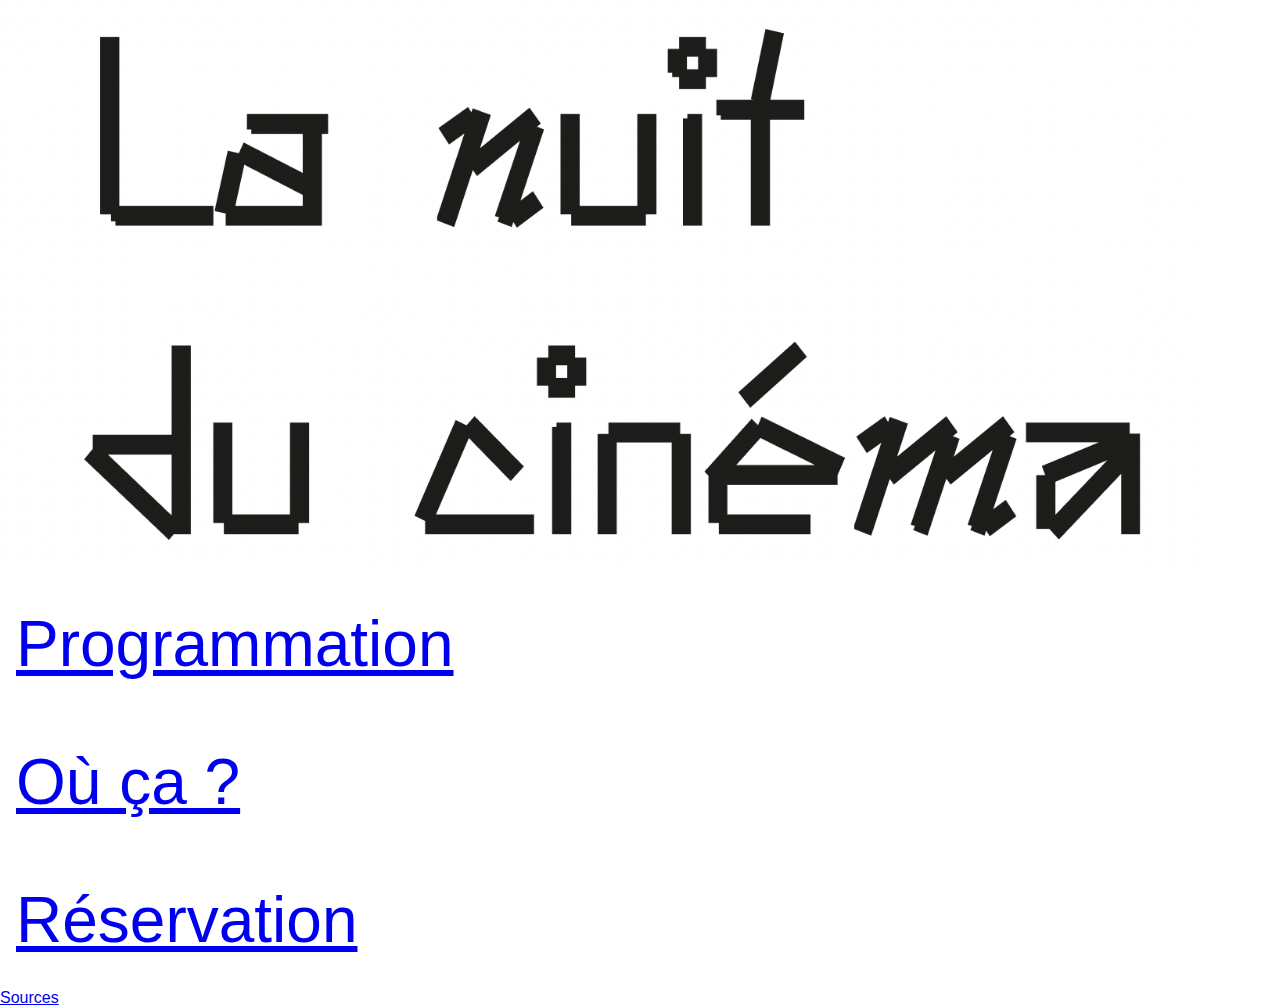
<file: nuit-des-formes/index.html>
<!DOCTYPE html>
    <html lang="en">
    <head>
        <meta charset="UTF-8">
        <meta http-equiv="X-UA-Compatible" content="IE=edge">
        <meta name="viewport" content="width=device-width, initial-scale=1.0">
        <title>Nuit du Cinéma</title>
        <link rel="stylesheet" href="figmastyle.css">
    </head>
    <body>
        
    </body>
    </html>

    <img src="/nuit-des-formes/images ndc/Lndc.png"style="width: 1200px; alt="">

    
<div class="button1">
    <a href="progra.html">Programmation</a>
</div>
     

<div class="button2">
    <a href="ouça.html">Où ça ?</a>
</div>
  
   
<div class="button3">
   <a href="resa.html">Réservation</a>
</div>


<a href="sourcesfigma.html">Sources</a>
</file>
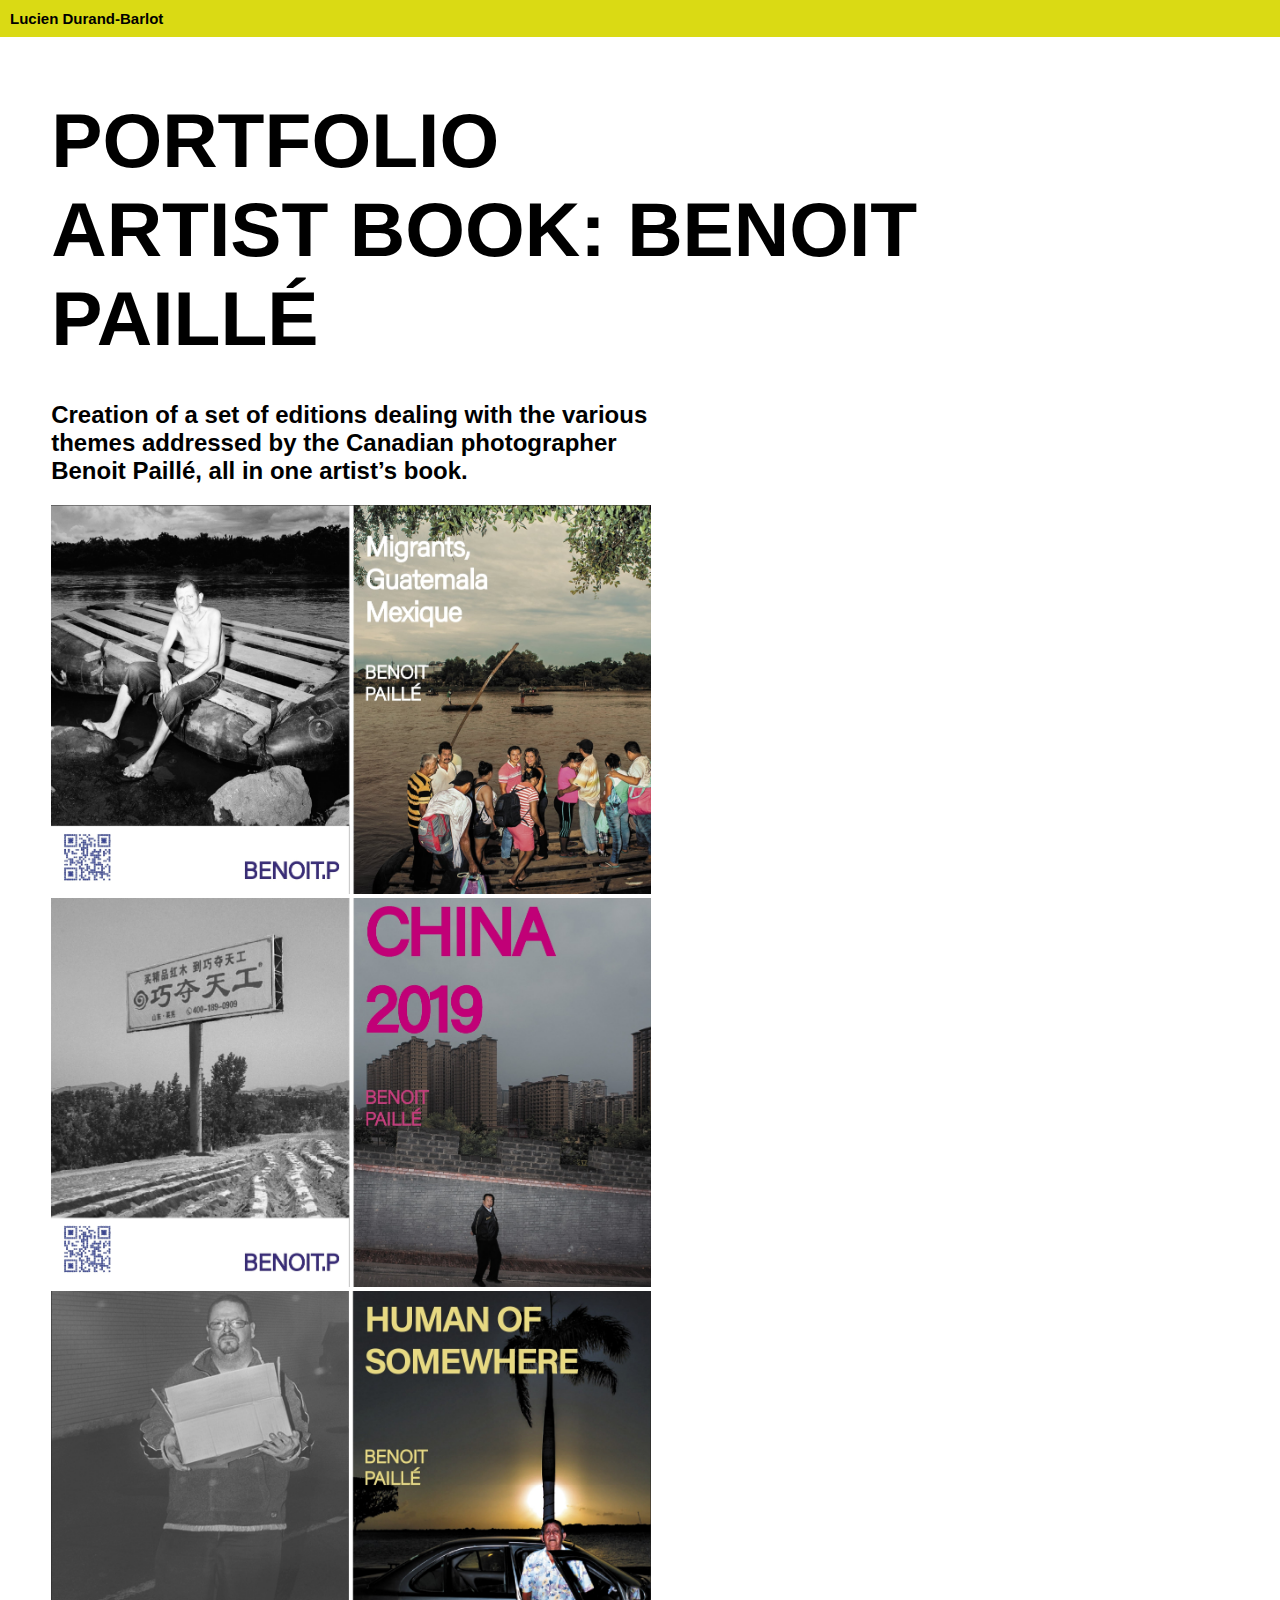
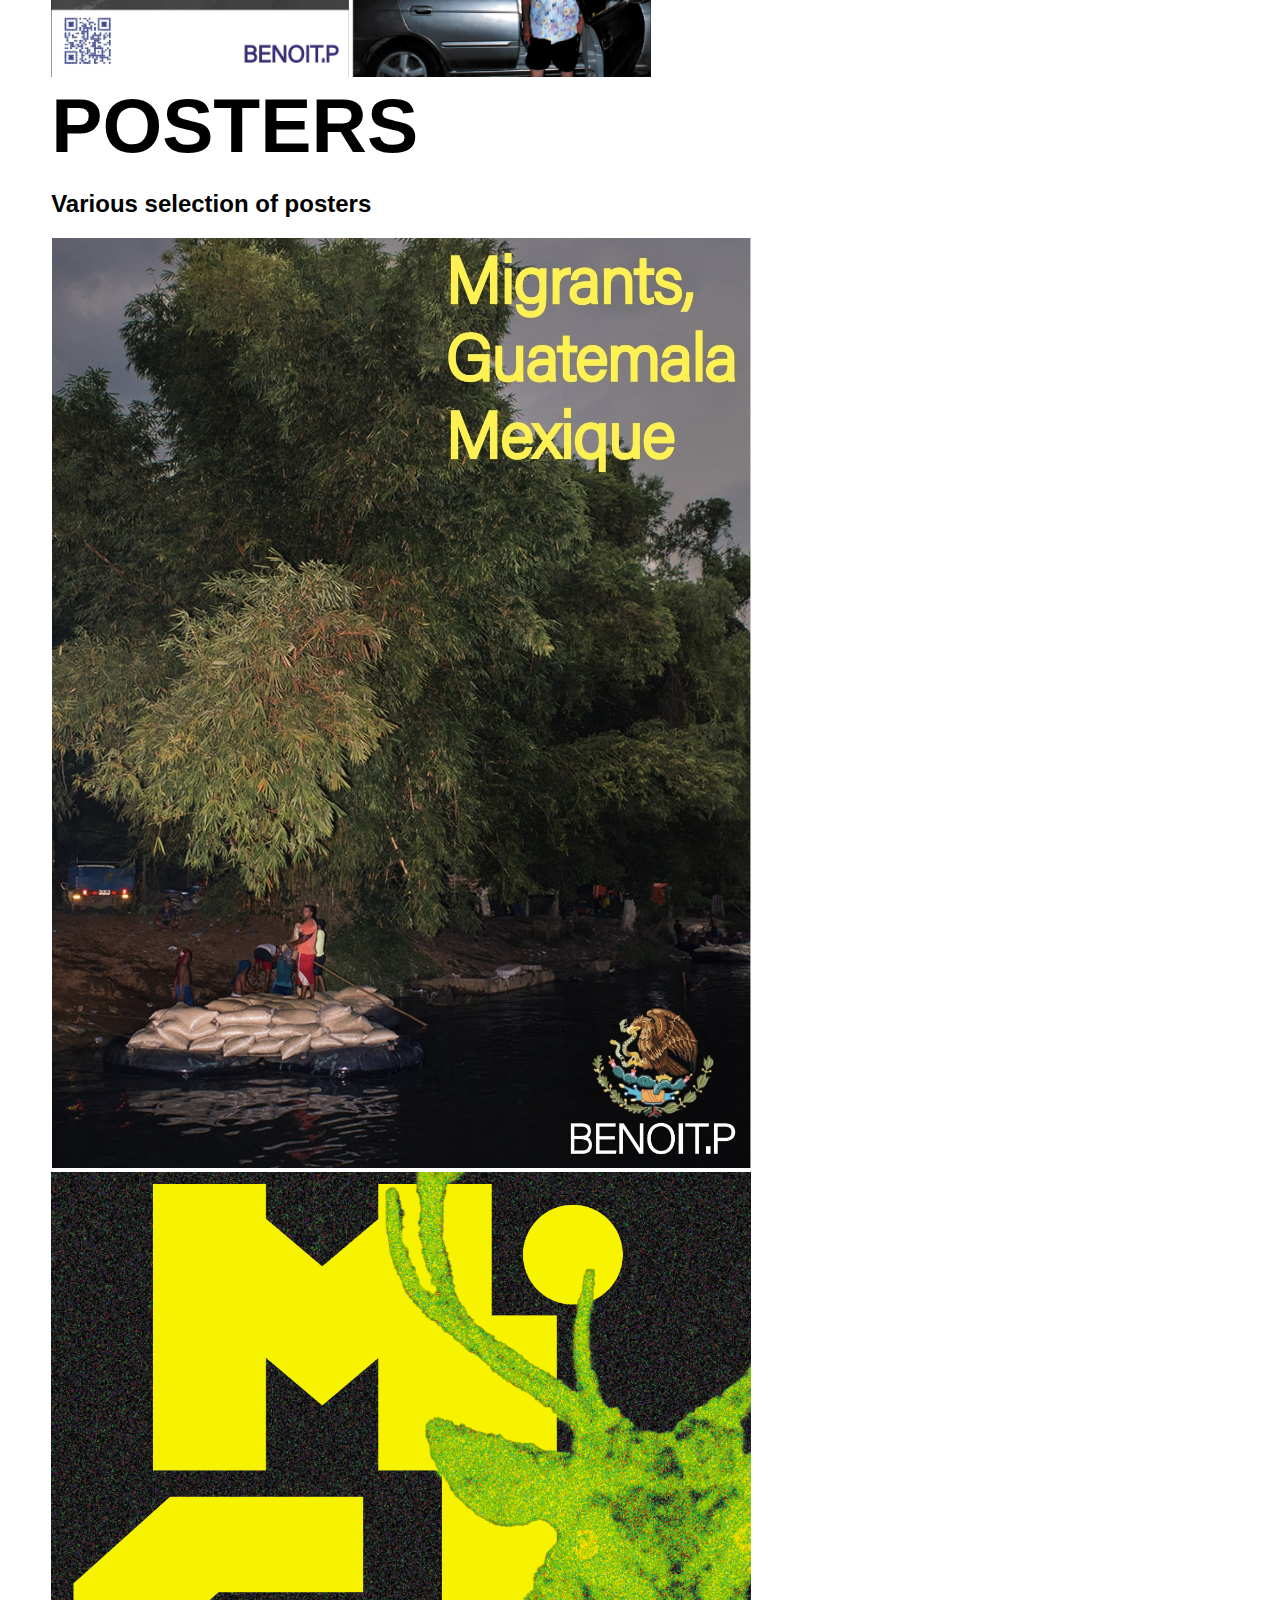
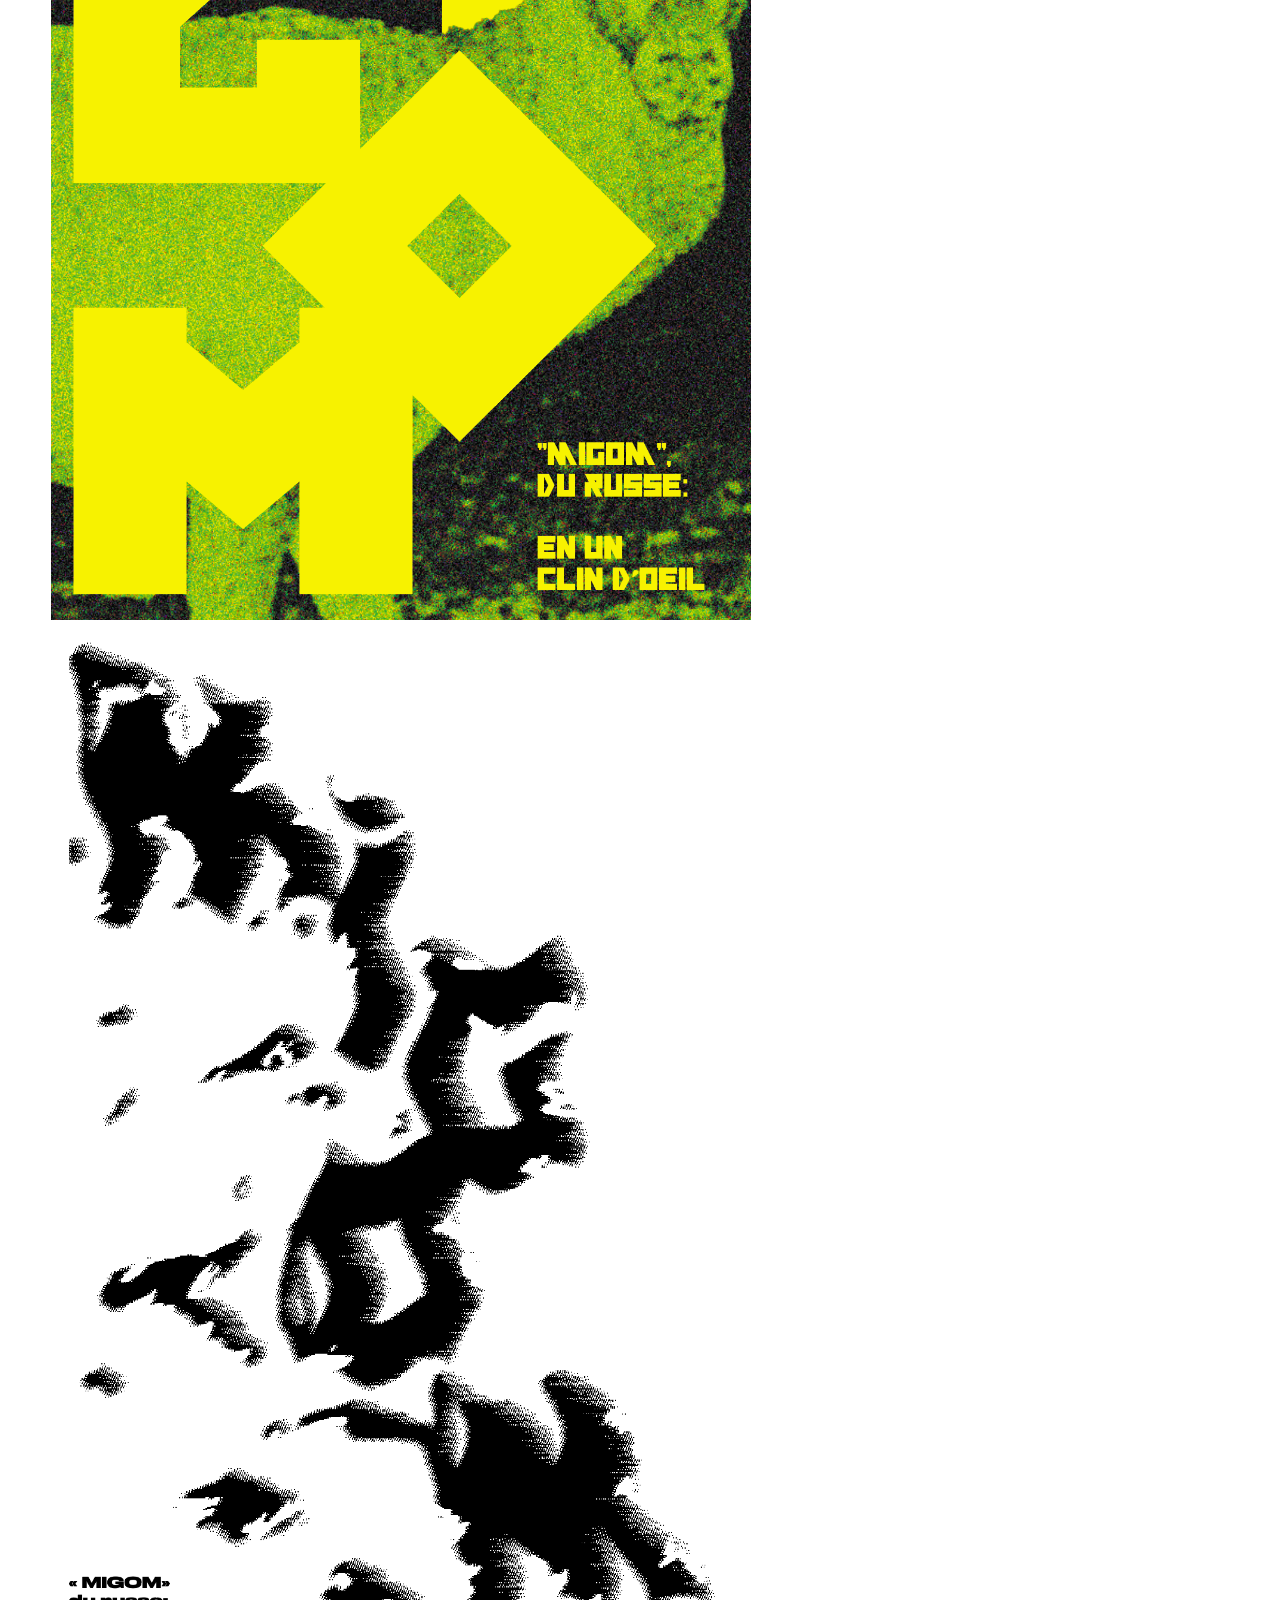
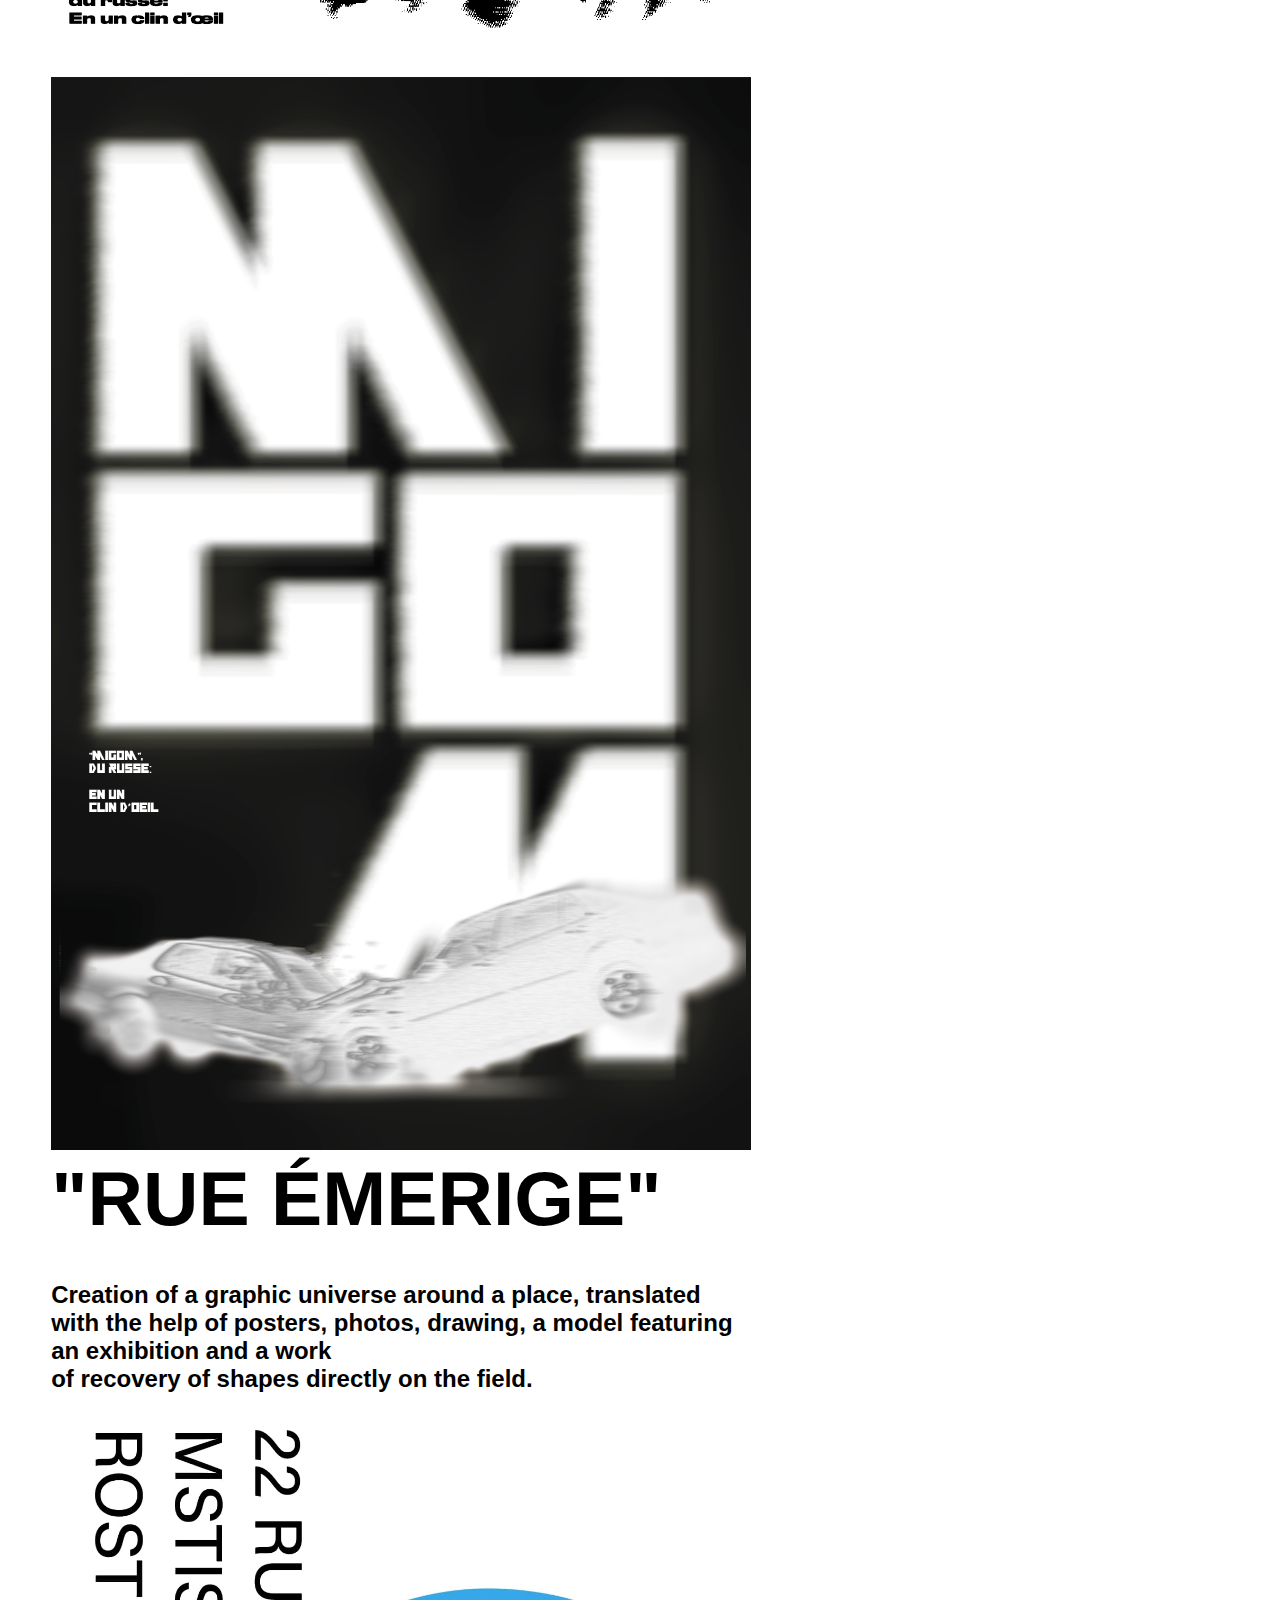
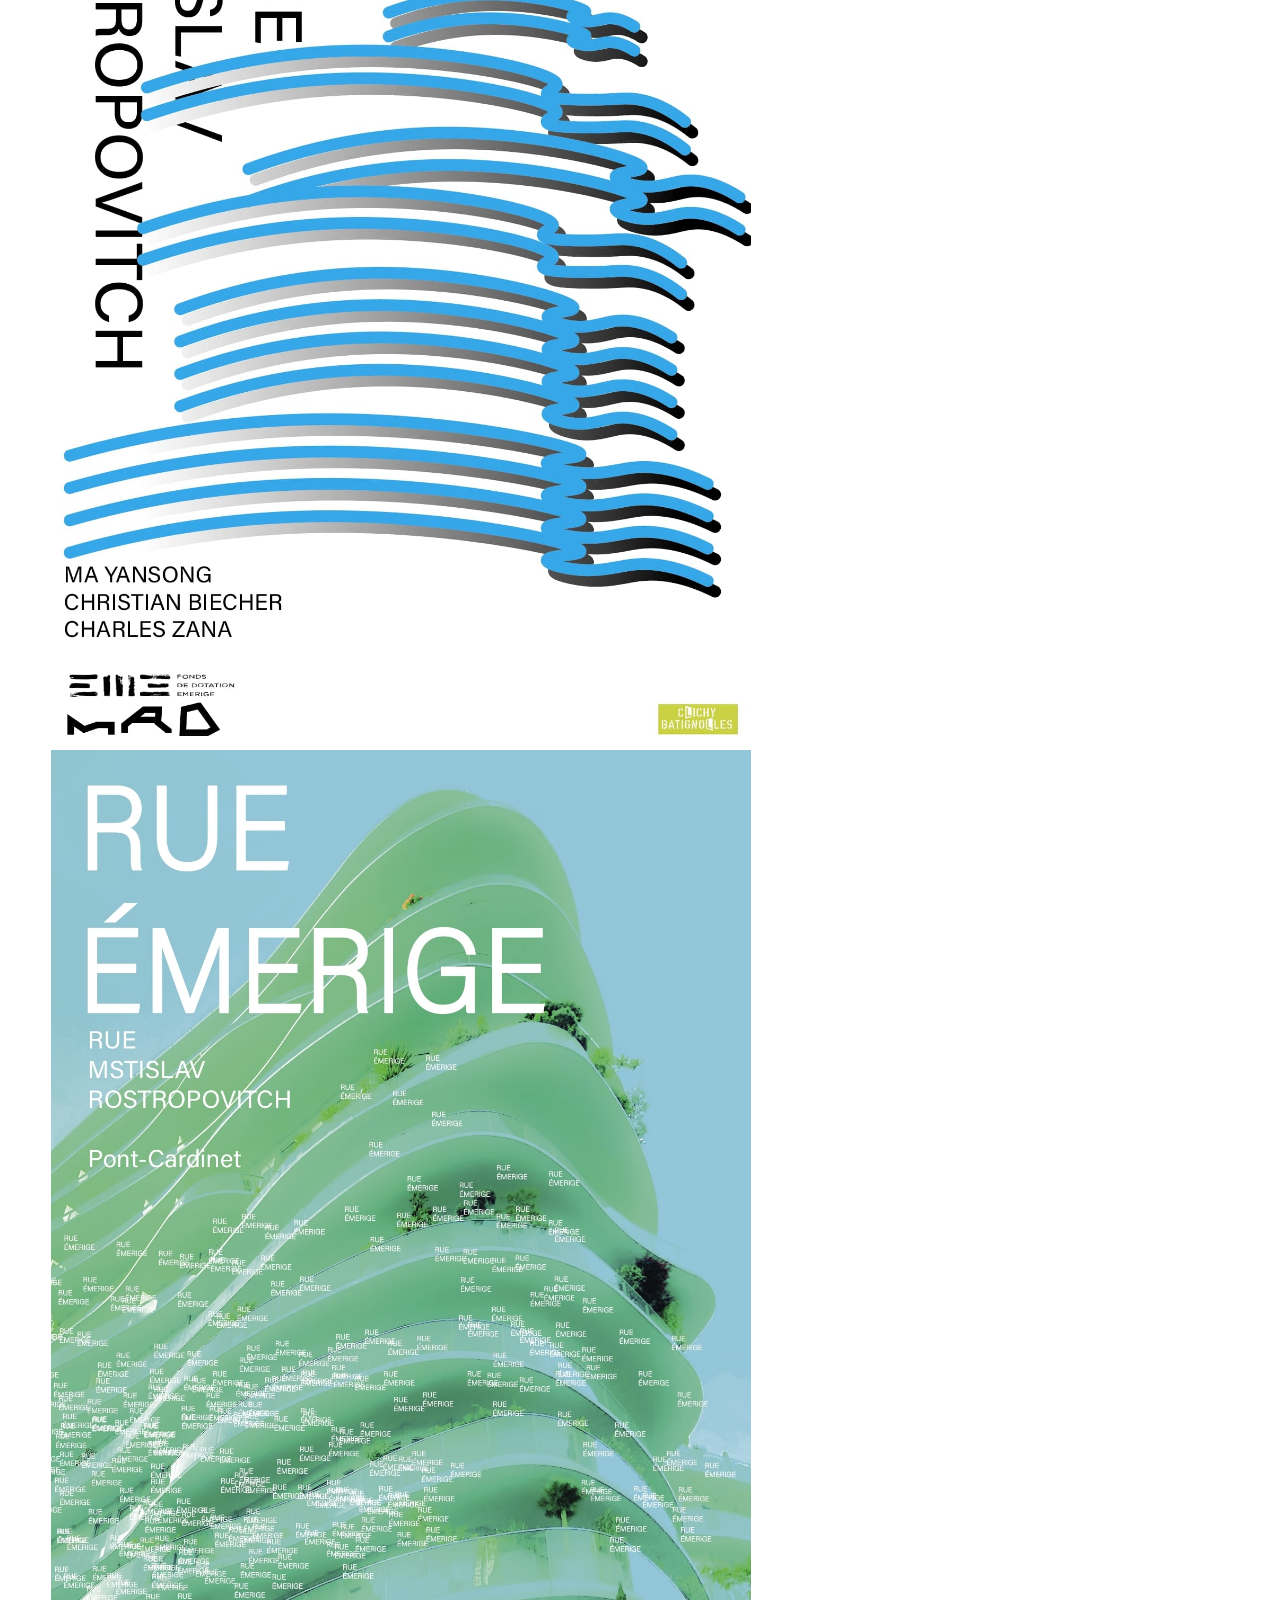
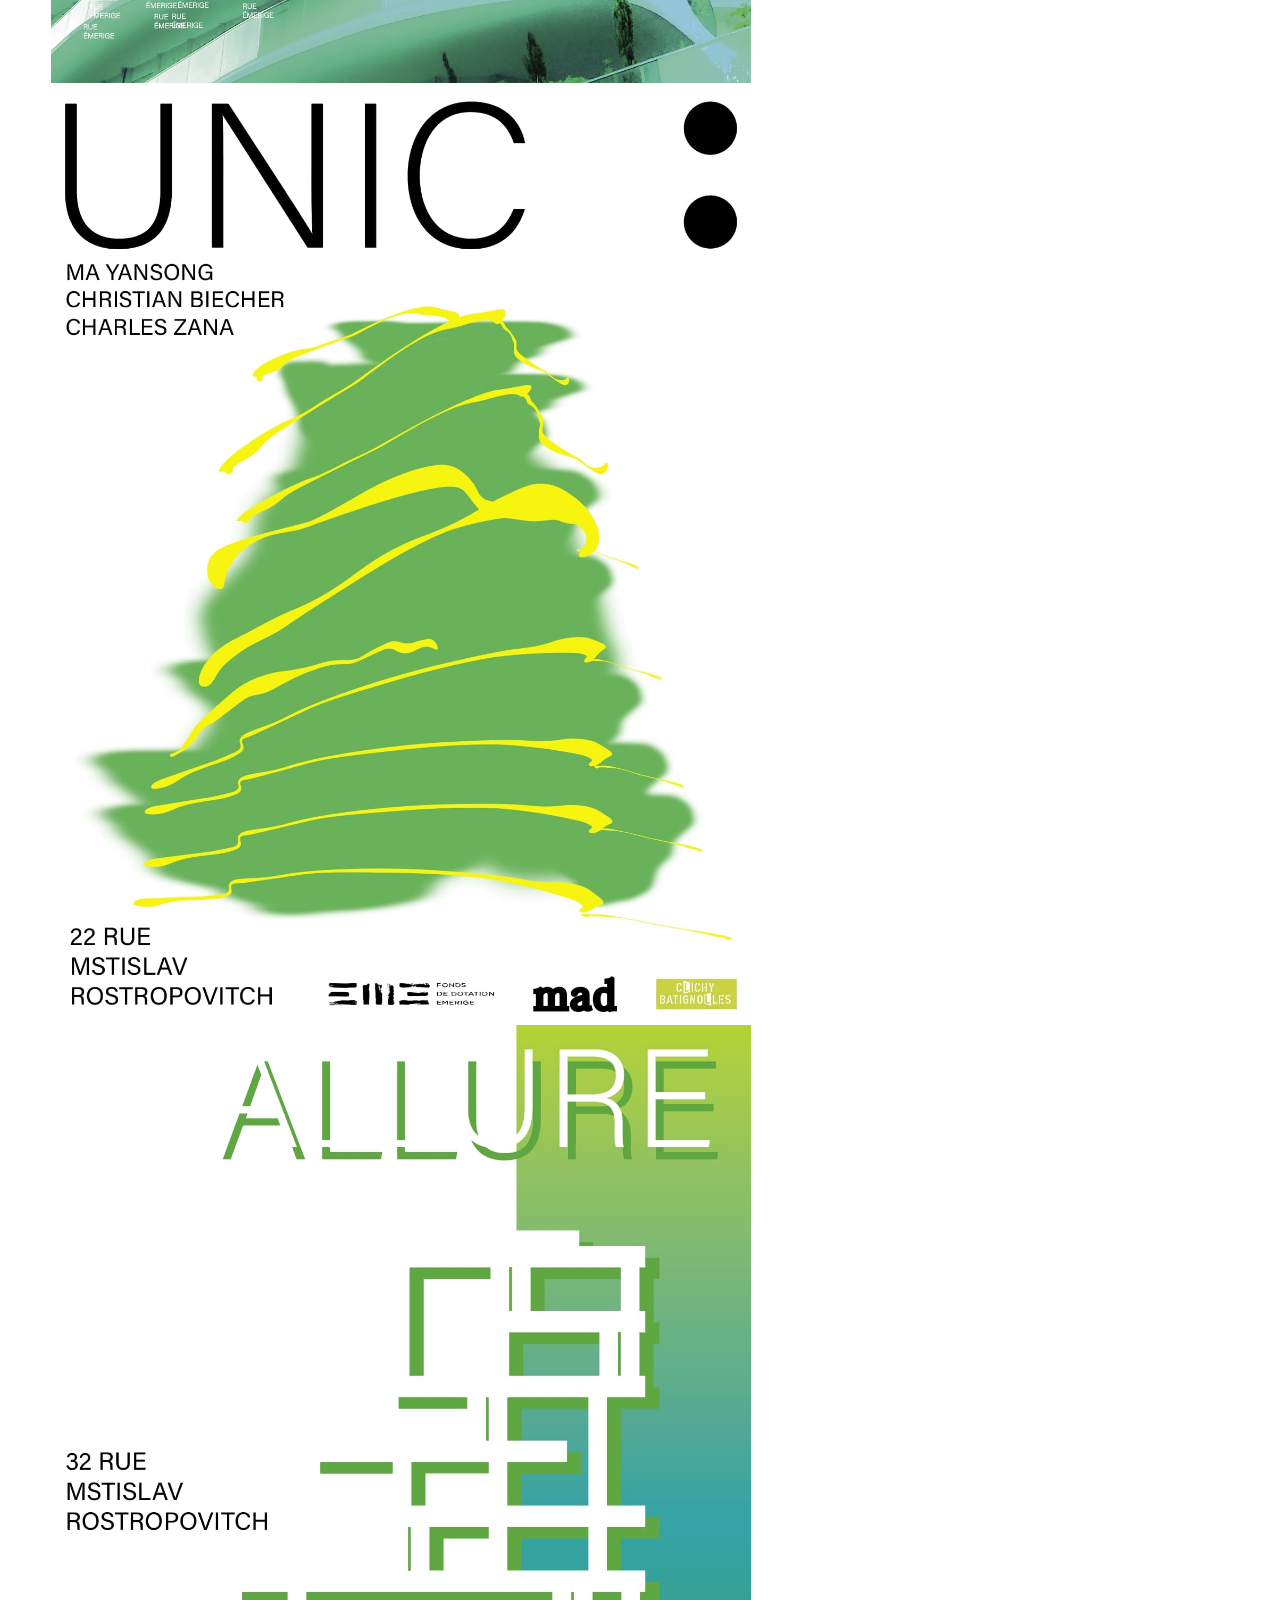
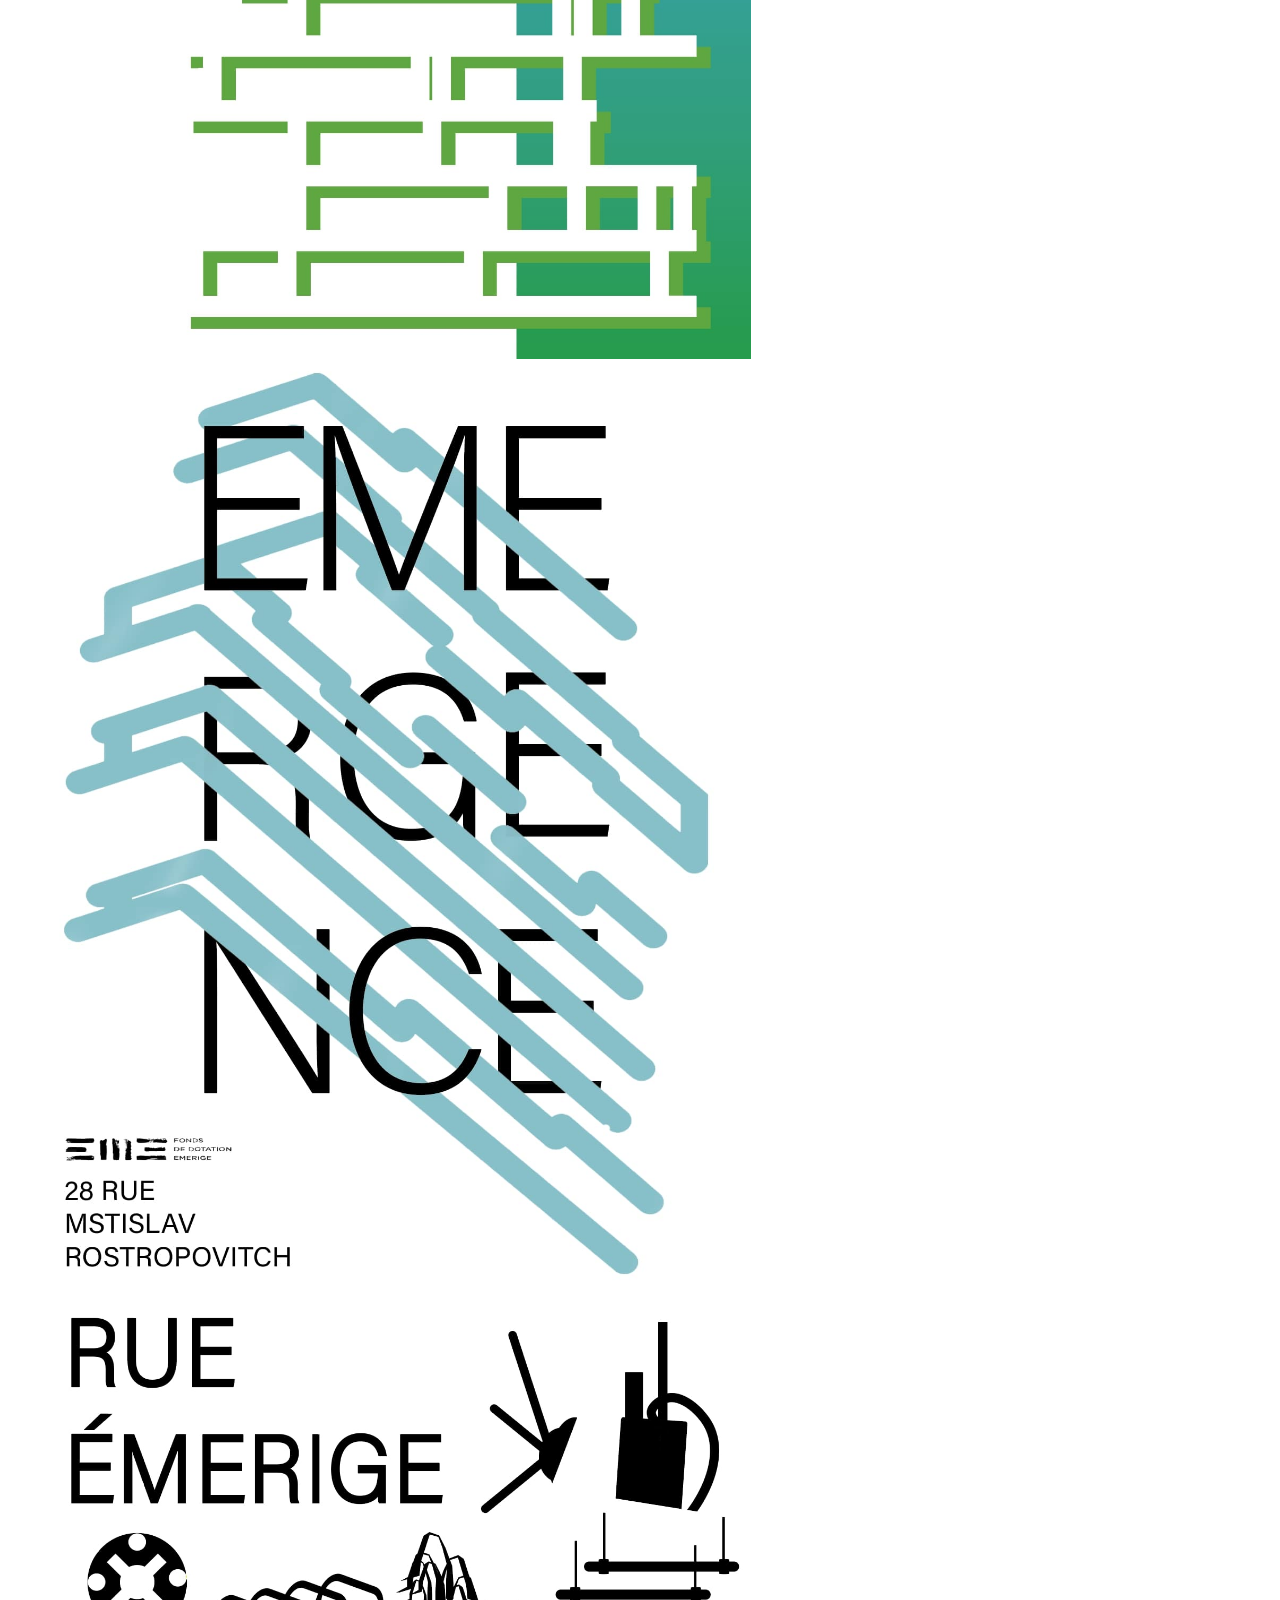
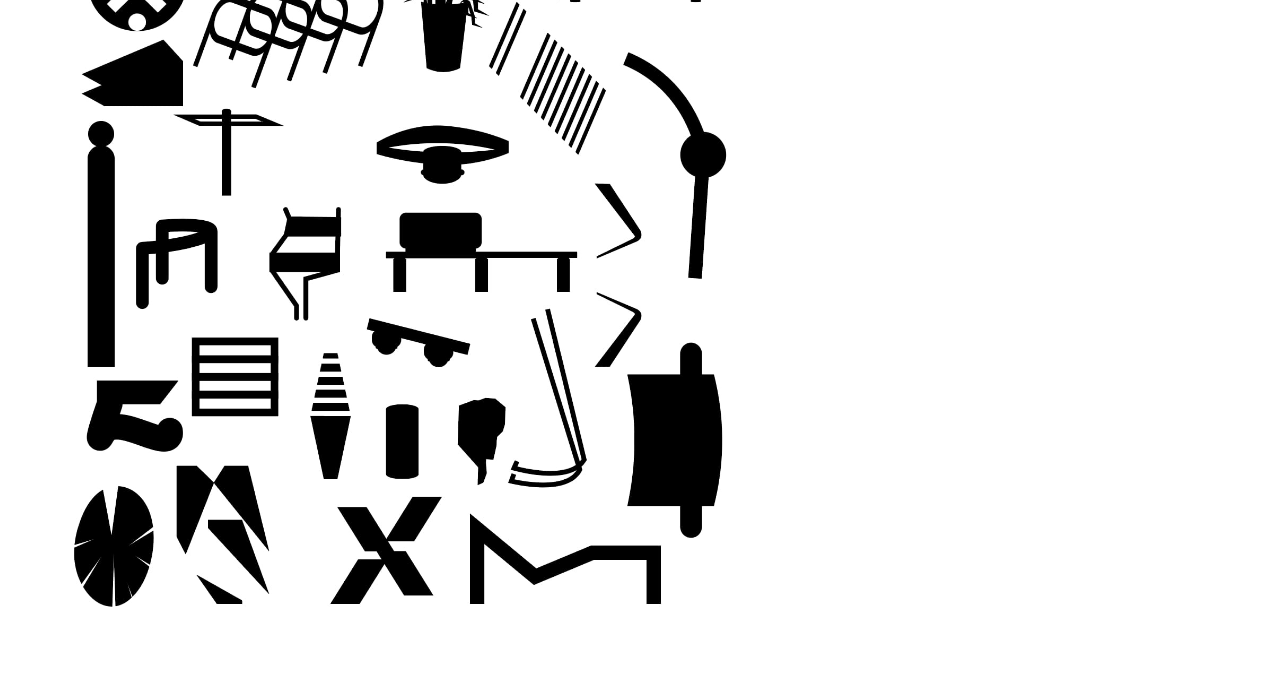
<file: dg.html>
<!DOCTYPE html>
<html lang="fr">
<head>
    <meta charset="UTF-8">
    <meta http-equiv="X-UA-Compatible" content="IE=edge">
    <meta name="viewport" content="width=device-width, initial-scale=1.0">
    <title>Portfolio</title>
    <link rel="stylesheet" href="style.css">
</head>
<body>
    <nav>
        <div class="profile">
            <h1>Lucien Durand-Barlot</h1>
        </div>
        <ul>

        </ul>
    </nav>

        <section class="page-content">
            <header>
                <h1>Portfolio</h1>

                <h1>Artist Book: Benoit Paillé</h1> <br>
<h2>Creation of a set of editions dealing with 
    the various <br> themes addressed by the 
    Canadian photographer<br> Benoit Paillé,
    all in one artist’s book.</h2>

    <img src="/images portfolio/migrantsgm.couv.jpg"style="width: 600px; alt="">
    <img src="/portfolio fin/images portfolio/china2019.couv.jpg"style="width: 600px;  alt="">
    <img src="/portfolio fin/images portfolio/hos.couv.jpg"style="width: 600px;  alt="">
    
<h1>Posters</h1>
<h2>Various selection of posters </h2>

    <img src="/portfolio fin/images portfolio/migrantsgm.pstr.jpg"style="width: 700px;  alt="">
    <img src="/portfolio fin/images portfolio/migom.1.png"style="width: 700px; alt="">
    <img src="/portfolio fin/images portfolio/migom.2.png"style="width: 700px; alt="">
    <img src="/portfolio fin/images portfolio/migom.3.png"style="width: 700px; alt="">


<h1>"Rue Émerige"</h1> <br>
<h2>Creation of a graphic universe around a place, translated<br>with the help of 
    posters, photos, drawing, a model featuring <br>an exhibition and a work<br> of recovery of shapes directly on the field. </h2>

    <img src="/portfolio fin/images portfolio/pstrE1.jpg"style="width: 700px; alt="">
    <img src="/portfolio fin/images portfolio/pstrE2.jpg"style="width: 700px; alt="">
    <img src="/portfolio fin/images portfolio/pstrE3.jpg"style="width: 700px; alt="">
    <img src="/portfolio fin/images portfolio/pstrE4.jpg"style="width: 700px; alt="">
    <img src="/portfolio fin/images portfolio/pstrE5.jpg"style="width: 700px; alt="">
    <img src="/portfolio fin/images portfolio/pstrG1.jpg"style="width: 700px; alt="">
</file>
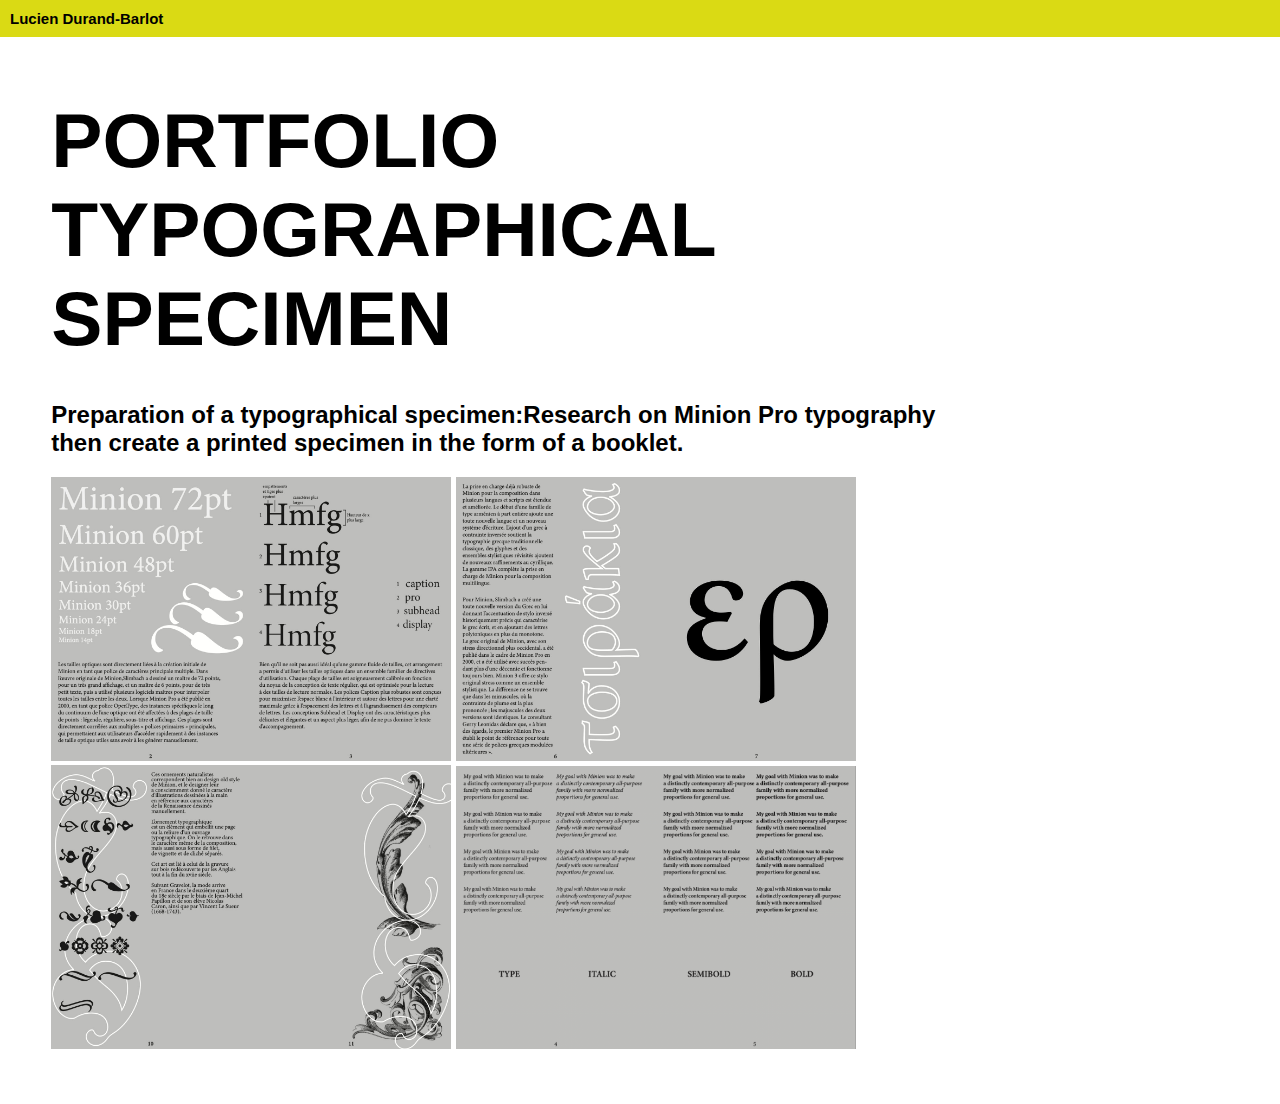
<file: Typography.html>
<!DOCTYPE html>
<html lang="fr">
<head>
    <meta charset="UTF-8">
    <meta http-equiv="X-UA-Compatible" content="IE=edge">
    <meta name="viewport" content="width=device-width, initial-scale=1.0">
    <title>Portfolio</title>
    <link rel="stylesheet" href="style.css">
</head>
<body>
    <nav>
        <div class="profile">
            <h1>Lucien Durand-Barlot</h1>
        </div>
        <ul>

        </ul>
    </nav>

        <section class="page-content">
            <header>
                <h1>Portfolio</h1>



                <h1>Typographical specimen</h1> <br>
<h2>Preparation of a typographical specimen:Research on Minion Pro 
    typography<br> then create a printed specimen in the form of a booklet. </h2>

    <img src="/portfolio fin/images portfolio/spe1.jpg"style="width: 400px; alt="">
    <img src="/portfolio fin/images portfolio/spe2.jpg"style="width: 400px; alt=""> <br>
    <img src="/portfolio fin/images portfolio/spe3.jpg"style="width: 400px; alt="">
    <img src="/portfolio fin/images portfolio/spe4.png"style="width: 400px;alt="">
</file>
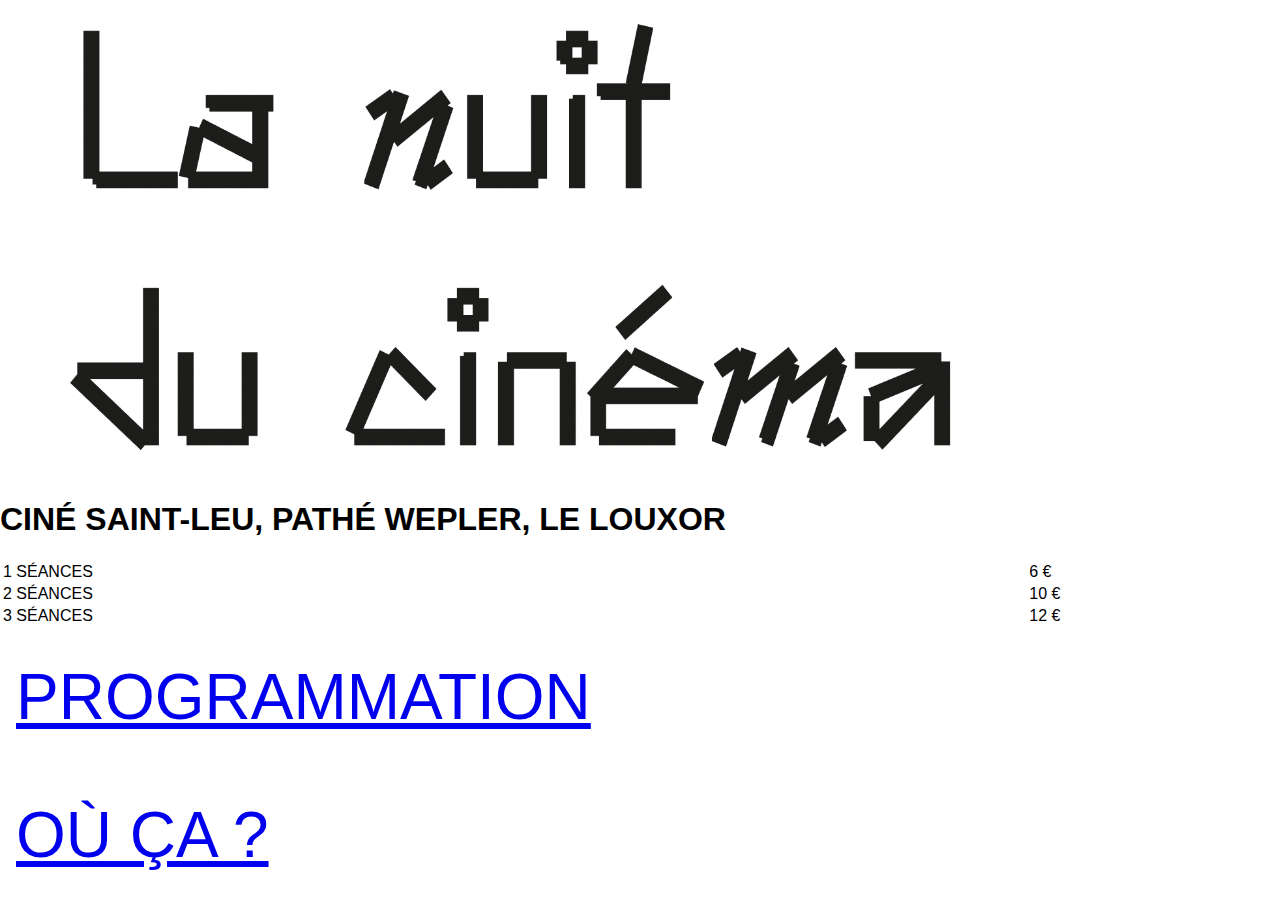
<file: nuit-des-formes/resa.html>
<!DOCTYPE html>
<html lang="en">
<head>
    <meta charset="UTF-8">
    <meta http-equiv="X-UA-Compatible" content="IE=edge">
    <meta name="viewport" content="width=device-width, initial-scale=1.0">
    <title>Nuit du Cinéma</title>
    <link rel="stylesheet" href="figmastyle.css">
</head>
<body>

    <img src="/nuit-des-formes/images ndc/Lndc.png"style="width: 1000px; alt="">



<div>
    <H1>CINÉ SAINT-LEU, PATHÉ WEPLER,  LE LOUXOR</H1>


</div>


<table style="width: 1400px;">
    <tr>
      <td>1 SÉANCES</td>
      <td>6 €</td>

    </tr>
    <tr>
      <td>2 SÉANCES</td>
      <td>10 €</td>

    </tr>
    <tr>
      <td>3 SÉANCES</td>
      <td>12 €</td>

    </tr>
  </table>
  











    <div class="button1">
    <a href="progra.html">PROGRAMMATION</a>
</div>
<div class="button2">
    <a href="ouça.html">OÙ ÇA ?</a>
</div>
</file>
<file: nuit-des-formes/figmastyle.css>
body {
    background-color:(210,255,0,255);
    margin: 0;
    font-family: scandia-web, sans-serif;
    font-weight: 400;
    font-style: normal;
    
   
}


.button1 {
    border-radius: 12px;
    transition-duration: 0.4s;
    padding: 32px 16px;
    font-size: 64px;
    font-family: scandia-web, sans-serif;
    font-weight: 400;
    font-style: normal;
    
}

.button1:hover {
    background-color: #ff0000; 
    color: white;   
}

.button2 {
    border-radius: 12px;
    transition-duration: 0.4s;
    padding: 32px 16px;
    font-size: 64px;
    font-family: scandia-web, sans-serif;
    font-weight: 400;
    font-style: normal;
    
}

.button2:hover {
    background-color:#ff0000; 
    color: white;   
}

.button3 {
    border-radius: 12px;
    transition-duration: 0.4s;
    padding: 32px 16px;
    font-size: 64px;
    font-family: scandia-web, sans-serif;
    font-weight: 400;
    font-style: normal;
}

.button3:hover {
    background-color: #ff0000; 
    color: white;   
}
</file>
<file: style.css>
body {
    
    margin: 0;
    font-family: 'Franklin Gothic Medium', 'Arial Narrow', Arial, sans-serif;

}


nav{

    display: flex;
    flex-wrap: wrap;
    justify-content: space-between;
    align-items: center;
    background-color: rgb(218, 218, 20);
    position: sticky;
   top: 0%;
}
nav .profile {
    display: flex;
    align-items: center;
}

nav .profile h1 {
    margin-left: 10px;
    font-size: 15px;
}

nav ul{

display: flex;
list-style-type: none;
}

nav ul li{
    margin-left: 20px;
    cursor: pointer;
    border-bottom: 1px solid #fff;
}

.page-content {
    margin: 4%;
}

.page-content header {
    margin-top: 5%;
    max-width: 80%;
}

.page-content header h1 {
    margin: 0;
    text-transform: uppercase;
    font-family: 'Franklin Gothic Medium', 'Arial Narrow', Arial, sans-serif;
    font-size: 6vw;
}

;.page-content header p {

line-height: 30px;
color: #818181;
}

.page-content header button {
    background-color: inherit;
    border: none;
    outline: none;
    padding: 0;
    font-size: 15px;
    font-weight: bold;
    border-bottom: 1px solid #ccc;
    padding-bottom: 5px;
    cursor: pointer;
}

.page-content header button:hover {
    color: #ccc;
    border-bottom-color:black ;

}


nav ul li:hover {

border-bottom-color:blue;
}


@media screen and (max-width: 700px){
	nav {
		justify-content: center;
	}
	nav ul {
		display: none;
	}
.page-content header {
    margin-top:  10%;
    max-width: 100%;
}

.page-content .project-section {
    margin-top:  15%;
}
    
.page-content .project-section h1{
    font-size: 1.5em;
}

}

.page-content .project-section h1{
    font-family: 'Franklin Gothic Medium', 'Arial Narrow', Arial, sans-serif;
    text-transform: uppercase;
    font-size: 3vw;
}

.page-content .project-section .projects {
    display: flex;
    flex-wrap: wrap;
}

.page-content .project-section .projects .project {
    max-width: 195px;
    margin-right: 20px;
}

.page-content .project-section .projects .project h4 {
    margin: 0;
}

.page-content .project-section .projects .project .description {
    font-size: 10px;
}

.page-content .project-section .projects .project .description2 {
    font-size: 13px;
    color: rgb(#145,#145#145)
}

img{
    max-width: 80%;
    align-items: center;
}

.Posters{
    
    
    max-width: 40%;
}
</file>
